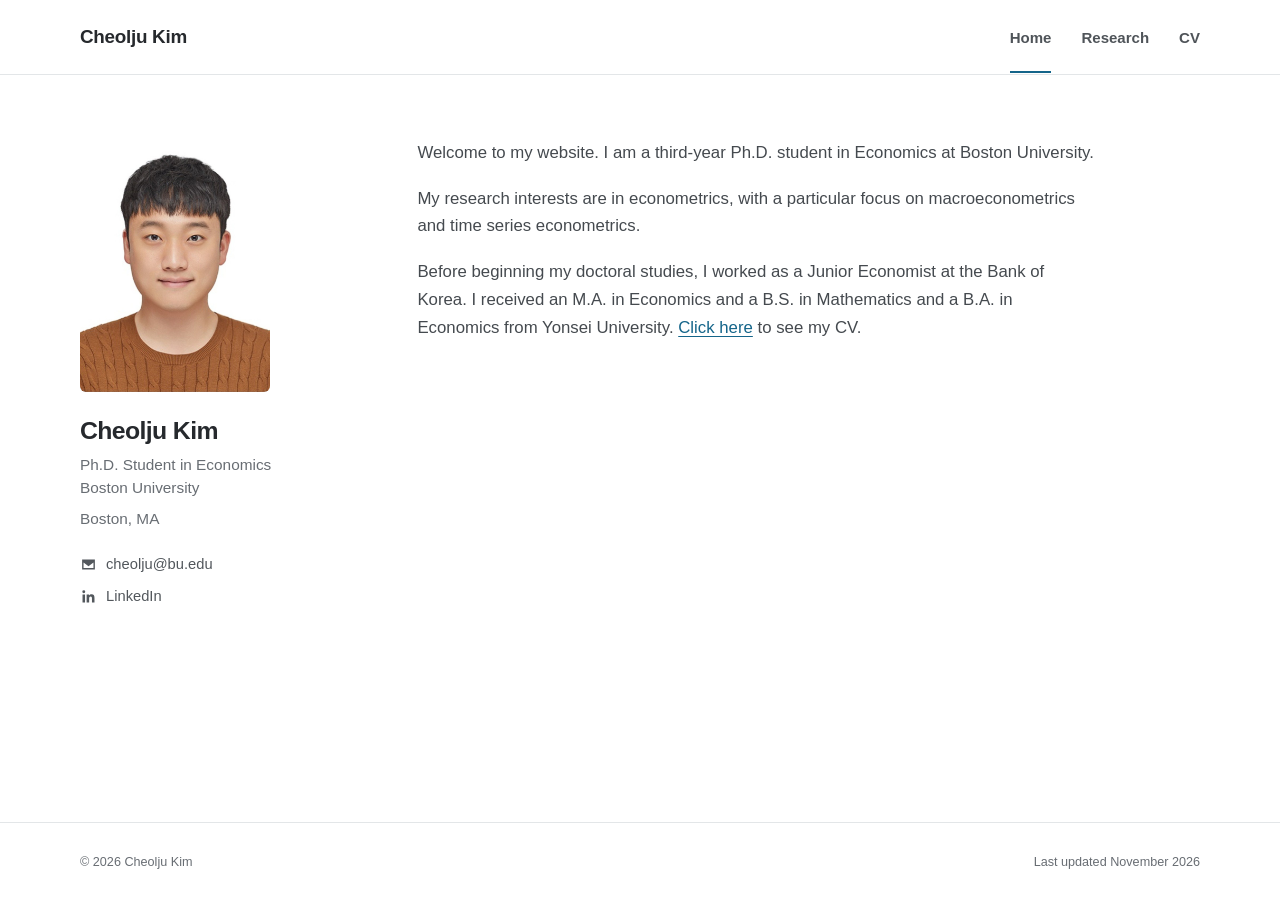
<file: index.html>
<!doctype html>
<html lang="en">
<head>
  <meta charset="utf-8">
  <meta name="viewport" content="width=device-width, initial-scale=1">
  <meta name="description" content="Cheolju Kim is a Ph.D. student in Economics at Boston University, specializing in econometrics, macroeconometrics, and time series econometrics.">
  <meta name="author" content="Cheolju Kim">
  <meta name="google-site-verification" content="-8ZCVHg1q1Hkyyo_pIV8Zsx0eFglfodrstpkVyCHbqM" />
  <meta property="og:title" content="Cheolju Kim | Economics">
  <meta property="og:description" content="Ph.D. student in Economics at Boston University.">
  <meta property="og:type" content="website">
  <meta property="og:url" content="https://cheolju-kim.github.io/">
  <title>Cheolju Kim | Economics</title>
  <link rel="icon" href="assets/favicon.svg" type="image/svg+xml">
  <link rel="stylesheet" href="styles.css">
</head>
<body>
  <header class="site-header">
    <div class="nav-wrap">
      <a class="site-name" href="index.html" aria-label="Cheolju Kim, home">Cheolju Kim</a>
      <nav aria-label="Primary navigation">
        <a class="active" href="index.html" aria-current="page">Home</a>
        <a href="research.html">Research</a>
        <a href="cv.html">CV</a>
      </nav>
    </div>
  </header>

  <main class="page-shell">
    <aside class="profile" aria-label="Profile">
      <div class="portrait-wrap">
        <img class="portrait" src="assets/profile.jpg" alt="Cheolju Kim">
      </div>
      <h1>Cheolju Kim</h1>
      <p class="role">Ph.D. Student in Economics<br>Boston University</p>
      <p class="location">Boston, MA</p>
      <div class="profile-links">
        <a href="mailto:cheolju@bu.edu" aria-label="Email Cheolju Kim" title="cheolju@bu.edu">
          <svg aria-hidden="true" viewBox="0 0 24 24"><path d="M3 5h18v14H3V5Zm9 7.2L5.4 7h13.2L12 12.2ZM5 17h14V9.1l-7 5.5-7-5.5V17Z"/></svg>
          cheolju@bu.edu
        </a>
        <a href="https://www.linkedin.com/in/cheolju-kim-80557224b/" aria-label="Cheolju Kim on LinkedIn" title="LinkedIn">
          <svg aria-hidden="true" viewBox="0 0 24 24"><path d="M20.45 20.45h-3.56v-5.57c0-1.33-.03-3.04-1.85-3.04-1.86 0-2.14 1.45-2.14 2.94v5.67H9.35V9h3.41v1.56h.05c.48-.9 1.64-1.85 3.37-1.85 3.6 0 4.27 2.37 4.27 5.46v6.28ZM5.34 7.43a2.06 2.06 0 1 1 0-4.12 2.06 2.06 0 0 1 0 4.12ZM7.12 20.45H3.56V9h3.56v11.45Z"/></svg>
          LinkedIn
        </a>
      </div>
    </aside>

    <section class="content home-content">
      <p>
        Welcome to my website. I am a third-year Ph.D. student in Economics at Boston University.
      </p>
      <p>
        My research interests are in econometrics, with a particular focus on
        macroeconometrics and time series econometrics.
      </p>
      <p>
        Before beginning my doctoral studies, I worked as a Junior Economist at
        the Bank of Korea. I received an M.A. in Economics and a B.S. in
        Mathematics and a B.A. in Economics from Yonsei University.
        <a href="files/Cheolju_Kim_CV.pdf">Click here</a> to see my CV.
      </p>
    </section>
  </main>

  <footer>
    <div class="footer-wrap">
      <p>&copy; <span id="year">2026</span> Cheolju Kim</p>
      <p>Last updated November 2026</p>
    </div>
  </footer>

  <script>
    document.getElementById('year').textContent = new Date().getFullYear();
  </script>
</body>
</html>
</file>
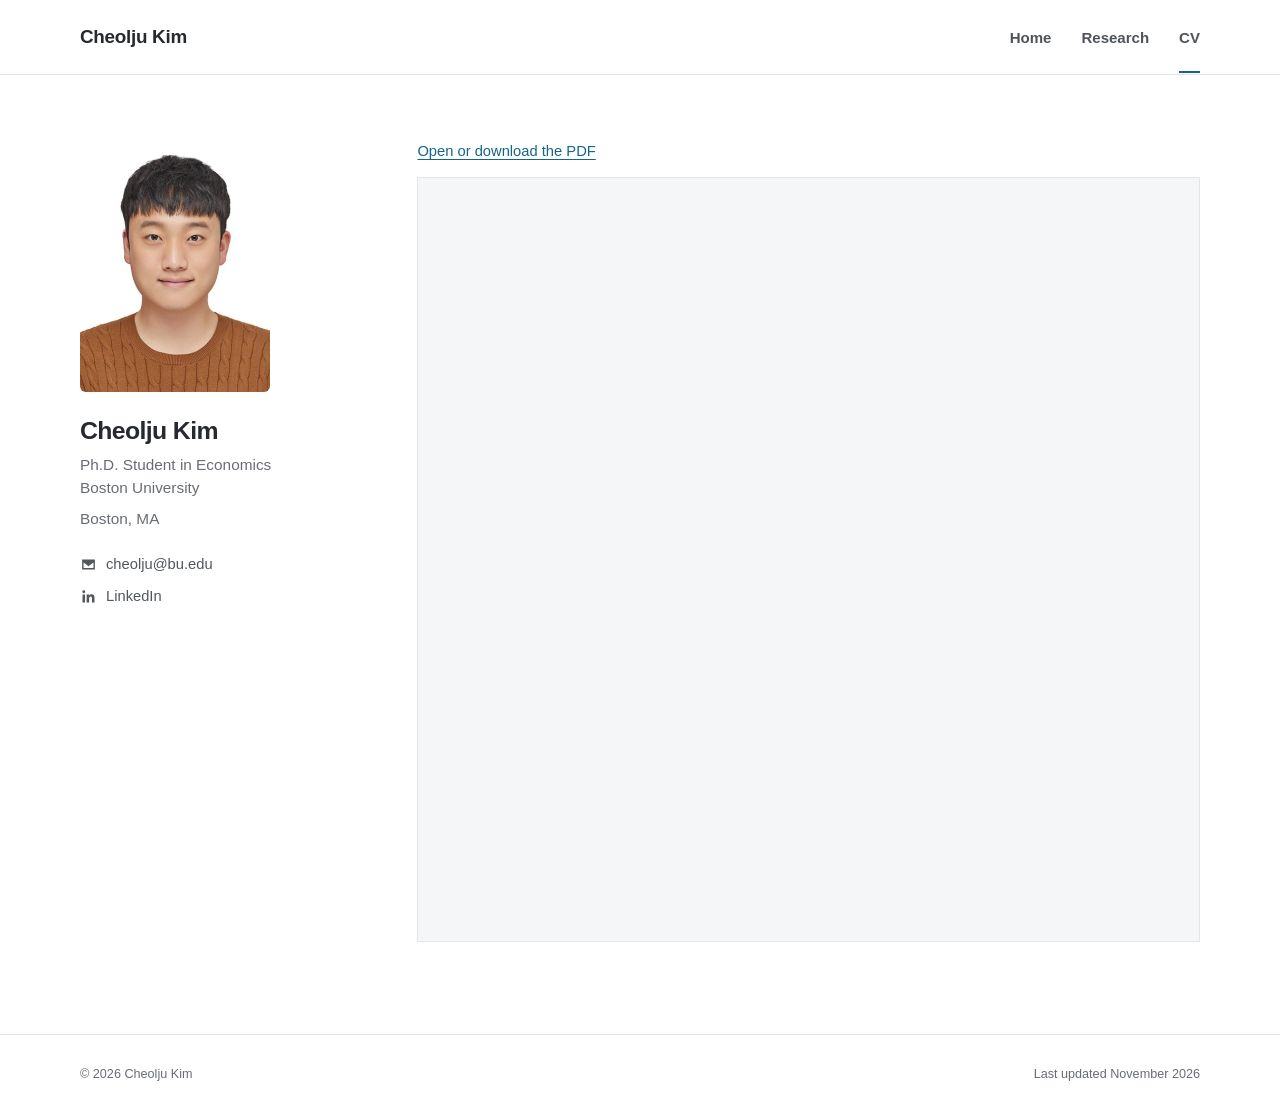
<file: cv.html>
<!doctype html>
<html lang="en">
<head>
  <meta charset="utf-8">
  <meta name="viewport" content="width=device-width, initial-scale=1">
  <meta name="description" content="Curriculum vitae of Cheolju Kim, Ph.D. student in Economics at Boston University.">
  <meta name="author" content="Cheolju Kim">
  <title>CV | Cheolju Kim</title>
  <link rel="icon" href="assets/favicon.svg" type="image/svg+xml">
  <link rel="stylesheet" href="styles.css">
</head>
<body>
  <header class="site-header">
    <div class="nav-wrap">
      <a class="site-name" href="index.html" aria-label="Cheolju Kim, home">Cheolju Kim</a>
      <nav aria-label="Primary navigation">
        <a href="index.html">Home</a>
        <a href="research.html">Research</a>
        <a class="active" href="cv.html" aria-current="page">CV</a>
      </nav>
    </div>
  </header>

  <main class="page-shell">
    <aside class="profile" aria-label="Profile">
      <div class="portrait-wrap">
        <img class="portrait" src="assets/profile.jpg" alt="Cheolju Kim">
      </div>
      <h1>Cheolju Kim</h1>
      <p class="role">Ph.D. Student in Economics<br>Boston University</p>
      <p class="location">Boston, MA</p>
      <div class="profile-links">
        <a href="mailto:cheolju@bu.edu" aria-label="Email Cheolju Kim">
          <svg aria-hidden="true" viewBox="0 0 24 24"><path d="M3 5h18v14H3V5Zm9 7.2L5.4 7h13.2L12 12.2ZM5 17h14V9.1l-7 5.5-7-5.5V17Z"/></svg>
          cheolju@bu.edu
        </a>
        <a href="https://www.linkedin.com/in/cheolju-kim-80557224b/" aria-label="Cheolju Kim on LinkedIn">
          <svg aria-hidden="true" viewBox="0 0 24 24"><path d="M20.45 20.45h-3.56v-5.57c0-1.33-.03-3.04-1.85-3.04-1.86 0-2.14 1.45-2.14 2.94v5.67H9.35V9h3.41v1.56h.05c.48-.9 1.64-1.85 3.37-1.85 3.6 0 4.27 2.37 4.27 5.46v6.28ZM5.34 7.43a2.06 2.06 0 1 1 0-4.12 2.06 2.06 0 0 1 0 4.12ZM7.12 20.45H3.56V9h3.56v11.45Z"/></svg>
          LinkedIn
        </a>
      </div>
    </aside>

    <section class="content cv-content">
      <p class="cv-actions">
        <a href="files/Cheolju_Kim_CV.pdf">Open or download the PDF</a>
      </p>
      <iframe class="cv-frame" src="files/Cheolju_Kim_CV.pdf#view=FitH" title="Curriculum vitae of Cheolju Kim"></iframe>
    </section>
  </main>

  <footer>
    <div class="footer-wrap">
      <p>&copy; <span id="year">2026</span> Cheolju Kim</p>
      <p>Last updated November 2026</p>
    </div>
  </footer>

  <script>
    document.getElementById('year').textContent = new Date().getFullYear();
  </script>
</body>
</html>
</file>
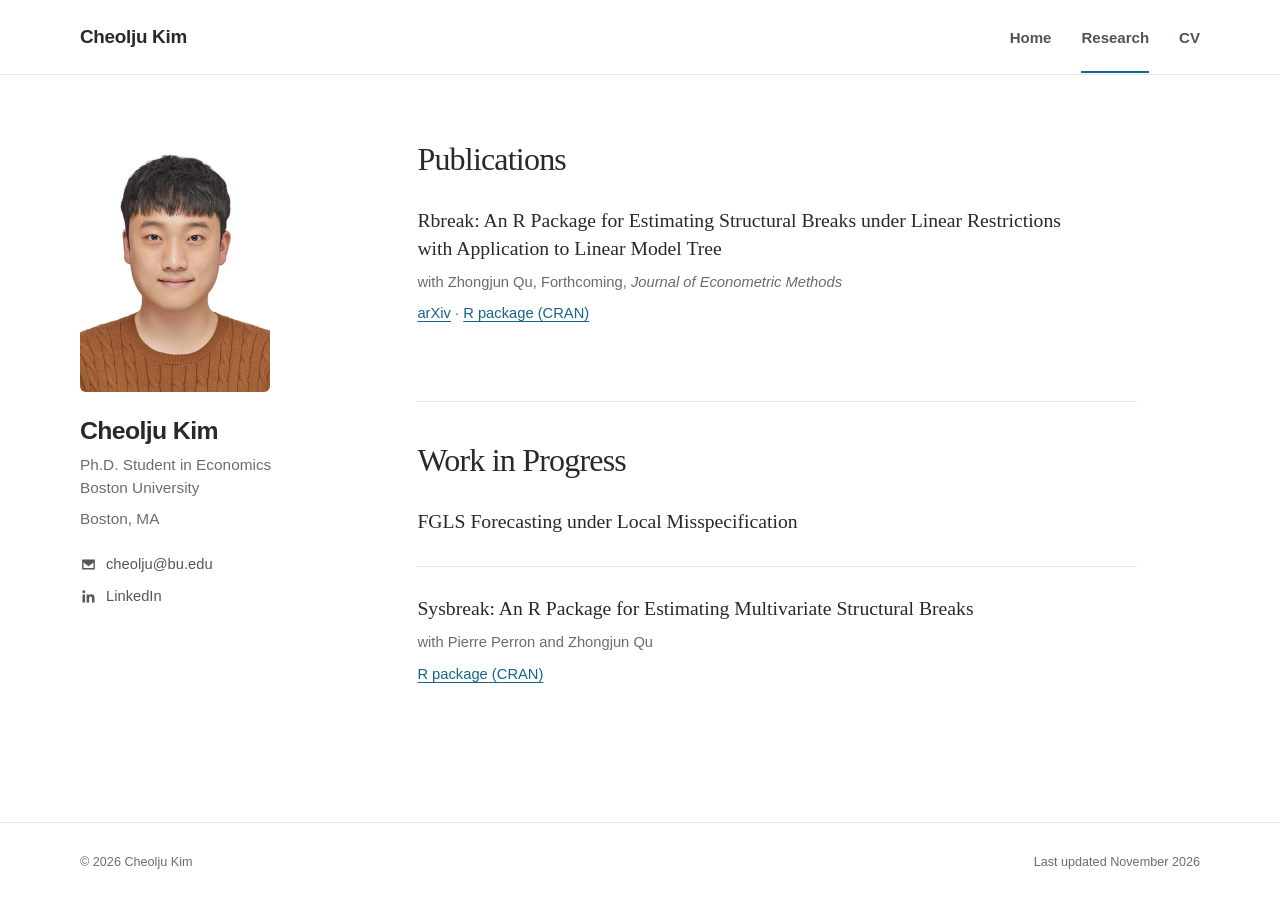
<file: research.html>
<!doctype html>
<html lang="en">
<head>
  <meta charset="utf-8">
  <meta name="viewport" content="width=device-width, initial-scale=1">
  <meta name="description" content="Research by Cheolju Kim in econometrics, macroeconometrics, and time series econometrics.">
  <meta name="author" content="Cheolju Kim">
  <meta name="robots" content="noindex">
  <title>Research | Cheolju Kim</title>
  <link rel="icon" href="assets/favicon.svg" type="image/svg+xml">
  <link rel="stylesheet" href="styles.css">
</head>
<body>
  <header class="site-header">
    <div class="nav-wrap">
      <a class="site-name" href="index.html" aria-label="Cheolju Kim, home">Cheolju Kim</a>
      <nav aria-label="Primary navigation">
        <a href="index.html">Home</a>
        <a class="active" href="research.html" aria-current="page">Research</a>
        <a href="cv.html">CV</a>
      </nav>
    </div>
  </header>

  <main class="page-shell">
    <aside class="profile" aria-label="Profile">
      <div class="portrait-wrap">
        <img class="portrait" src="assets/profile.jpg" alt="Cheolju Kim">
      </div>
      <h1>Cheolju Kim</h1>
      <p class="role">Ph.D. Student in Economics<br>Boston University</p>
      <p class="location">Boston, MA</p>
      <div class="profile-links">
        <a href="mailto:cheolju@bu.edu" aria-label="Email Cheolju Kim" title="cheolju@bu.edu">
          <svg aria-hidden="true" viewBox="0 0 24 24"><path d="M3 5h18v14H3V5Zm9 7.2L5.4 7h13.2L12 12.2ZM5 17h14V9.1l-7 5.5-7-5.5V17Z"/></svg>
          cheolju@bu.edu
        </a>
        <a href="https://www.linkedin.com/in/cheolju-kim-80557224b/" aria-label="Cheolju Kim on LinkedIn" title="LinkedIn">
          <svg aria-hidden="true" viewBox="0 0 24 24"><path d="M20.45 20.45h-3.56v-5.57c0-1.33-.03-3.04-1.85-3.04-1.86 0-2.14 1.45-2.14 2.94v5.67H9.35V9h3.41v1.56h.05c.48-.9 1.64-1.85 3.37-1.85 3.6 0 4.27 2.37 4.27 5.46v6.28ZM5.34 7.43a2.06 2.06 0 1 1 0-4.12 2.06 2.06 0 0 1 0 4.12ZM7.12 20.45H3.56V9h3.56v11.45Z"/></svg>
          LinkedIn
        </a>
      </div>
    </aside>

    <section class="content research-content">
      <h2>Publications</h2>

      <article class="paper">
        <h3>Rbreak: An R Package for Estimating Structural Breaks under Linear Restrictions with Application to Linear Model Tree</h3>
        <p class="coauthors">with Zhongjun Qu, Forthcoming, <em>Journal of Econometric Methods</em></p>
        <p class="paper-note"><a href="https://arxiv.org/abs/2606.12261">arXiv</a> &middot; <a href="https://cran.r-project.org/package=rbreak">R package (CRAN)</a></p>
      </article>

      <div class="rule" aria-hidden="true"></div>

      <h2>Work in Progress</h2>

      <article class="paper">
        <h3>FGLS Forecasting under Local Misspecification</h3>
      </article>

      <article class="paper">
        <h3>Sysbreak: An R Package for Estimating Multivariate Structural Breaks</h3>
        <p class="coauthors">with Pierre Perron and Zhongjun Qu</p>
        <p class="paper-note"><a href="https://cran.r-project.org/package=sysbreak">R package (CRAN)</a></p>
      </article>
    </section>
  </main>

  <footer>
    <div class="footer-wrap">
      <p>&copy; <span id="year">2026</span> Cheolju Kim</p>
      <p>Last updated November 2026</p>
    </div>
  </footer>

  <script>
    document.getElementById('year').textContent = new Date().getFullYear();
  </script>
</body>
</html>
</file>
<file: styles.css>
:root {
  --ink: #26292d;
  --muted: #686d73;
  --line: #e3e6e8;
  --accent: #15658a;
  --accent-dark: #0d4e6d;
  --paper: #ffffff;
  --soft: #f4f6f7;
  --max-width: 1120px;
}

* {
  box-sizing: border-box;
}

html {
  scroll-behavior: smooth;
}

body {
  margin: 0;
  min-width: 0;
  overflow-x: hidden;
  color: var(--ink);
  background: var(--paper);
  font-family: -apple-system, BlinkMacSystemFont, "Segoe UI", Helvetica, Arial, sans-serif;
  font-size: 16px;
  line-height: 1.65;
  -webkit-font-smoothing: antialiased;
}

a {
  color: var(--accent);
  text-decoration-thickness: 1px;
  text-underline-offset: 0.18em;
}

a:hover {
  color: var(--accent-dark);
}

.site-header {
  border-bottom: 1px solid var(--line);
  background: rgba(255, 255, 255, 0.96);
}

.nav-wrap,
.footer-wrap {
  width: calc(100% - 40px);
  max-width: var(--max-width);
  margin: 0 auto;
}

.nav-wrap {
  min-height: 74px;
  display: flex;
  align-items: center;
  justify-content: space-between;
  gap: 24px;
}

.site-name {
  color: var(--ink);
  font-size: 1.18rem;
  font-weight: 700;
  letter-spacing: -0.015em;
  text-decoration: none;
}

nav {
  display: flex;
  align-items: center;
  gap: 30px;
}

nav a {
  position: relative;
  padding: 24px 0 22px;
  color: #4f5459;
  font-size: 0.94rem;
  font-weight: 600;
  text-decoration: none;
}

nav a::after {
  content: "";
  position: absolute;
  right: 0;
  bottom: -1px;
  left: 0;
  height: 2px;
  background: var(--accent);
  transform: scaleX(0);
  transition: transform 160ms ease;
}

nav a:hover::after,
nav a.active::after {
  transform: scaleX(1);
}

.page-shell {
  width: calc(100% - 40px);
  max-width: var(--max-width);
  min-height: calc(100vh - 153px);
  margin: 0 auto;
  padding: 64px 0 92px;
  display: grid;
  grid-template-columns: 235px minmax(0, 1fr);
  gap: clamp(56px, 8vw, 108px);
}

.profile {
  align-self: start;
}

.portrait-wrap {
  width: 190px;
  aspect-ratio: 3 / 4;
  margin-bottom: 24px;
  overflow: hidden;
  border-radius: 6px;
  background: var(--soft);
}

.portrait {
  display: block;
  width: 100%;
  height: 100%;
  object-fit: cover;
}

.profile h1 {
  margin: 0 0 7px;
  font-size: 1.55rem;
  line-height: 1.2;
  letter-spacing: -0.025em;
}

.role,
.location {
  margin: 0;
  color: var(--muted);
  font-size: 0.96rem;
  line-height: 1.5;
}

.location {
  margin-top: 8px;
}

.profile-links {
  margin-top: 22px;
  display: grid;
  gap: 8px;
}

.profile-links a {
  width: fit-content;
  display: inline-flex;
  align-items: center;
  gap: 9px;
  color: #52575c;
  font-size: 0.92rem;
  text-decoration: none;
}

.profile-links a:hover {
  color: var(--accent);
}

.profile-links svg {
  width: 17px;
  height: 17px;
  fill: currentColor;
}

.content {
  width: 100%;
  min-width: 0;
  max-width: 720px;
}

.eyebrow {
  margin: 0 0 10px;
  color: var(--accent);
  font-size: 0.76rem;
  font-weight: 750;
  letter-spacing: 0.16em;
  text-transform: uppercase;
}

.home-content > h2,
.research-content > h2 {
  margin: 0 0 24px;
  font-family: Georgia, "Times New Roman", serif;
  font-weight: 400;
  letter-spacing: -0.025em;
}

.home-content > h2 {
  max-width: 660px;
  font-size: clamp(2rem, 4.1vw, 3.15rem);
  line-height: 1.18;
}

.home-content > p:not(.eyebrow) {
  max-width: 680px;
  margin: 0 0 18px;
  color: #454a4f;
  font-size: 1.05rem;
}

.rule {
  height: 1px;
  margin: 46px 0 38px;
  background: var(--line);
}

.section-heading {
  margin-bottom: 4px;
  display: flex;
  align-items: baseline;
  justify-content: space-between;
  gap: 20px;
  flex-wrap: wrap;
}

.section-heading h3 {
  margin: 0;
  font-family: Georgia, "Times New Roman", serif;
  font-size: 1.6rem;
  font-weight: 400;
}

.text-link {
  flex: none;
  font-size: 0.9rem;
  font-weight: 600;
  text-decoration: none;
}

.paper-preview {
  padding: 24px 0;
  border-bottom: 1px solid var(--line);
}

.paper-preview:last-child {
  border-bottom: 0;
}

.paper-type {
  margin: 0 0 5px;
  color: var(--accent);
  font-size: 0.73rem;
  font-weight: 700;
  letter-spacing: 0.1em;
  text-transform: uppercase;
}

.paper-preview h4,
.paper h3 {
  margin: 0;
  font-family: Georgia, "Times New Roman", serif;
  font-weight: 400;
  line-height: 1.42;
}

.paper-preview h4 {
  font-size: 1.13rem;
}

.coauthors,
.paper-note {
  margin: 7px 0 0;
  color: var(--muted);
  font-size: 0.92rem;
}

.research-content > h2 {
  font-size: 2rem;
  line-height: 1.25;
}

.research-content > h2:not(:first-of-type) {
  margin-top: 0;
}

.paper {
  padding: 4px 0 30px;
}

.paper + .paper {
  padding-top: 28px;
  border-top: 1px solid var(--line);
}

.paper h3 {
  max-width: 680px;
  font-size: 1.23rem;
}

.content.cv-content {
  max-width: none;
}

.cv-actions {
  margin: 0 0 14px;
  font-size: 0.92rem;
}

.cv-frame {
  display: block;
  width: 100%;
  height: 85vh;
  min-height: 600px;
  border: 1px solid var(--line);
  background: var(--soft);
}

footer {
  border-top: 1px solid var(--line);
  color: var(--muted);
  font-size: 0.79rem;
}

.footer-wrap {
  min-height: 78px;
  display: flex;
  align-items: center;
  justify-content: space-between;
  gap: 20px;
}

.footer-wrap p {
  margin: 0;
}

@media (max-width: 760px) {
  .nav-wrap,
  .footer-wrap,
  .page-shell {
    width: calc(100% - 32px);
  }

  .nav-wrap {
    min-height: 64px;
  }

  nav {
    gap: 20px;
  }

  nav a {
    padding: 19px 0 18px;
    font-size: 0.9rem;
  }

  .page-shell {
    min-height: auto;
    padding: 42px 0 64px;
    grid-template-columns: minmax(0, 1fr);
    gap: 48px;
  }

  .profile {
    display: grid;
    grid-template-columns: 112px minmax(0, 1fr);
    column-gap: 20px;
    align-items: center;
  }

  .portrait-wrap {
    width: 112px;
    margin: 0;
    grid-row: 1 / span 4;
  }

  .profile h1 {
    font-size: 1.35rem;
  }

  .profile-links {
    margin-top: 10px;
    display: flex;
    flex-wrap: wrap;
    gap: 7px 16px;
  }

  .home-content > h2 {
    font-size: clamp(1.85rem, 9vw, 2.6rem);
  }

  .rule {
    margin: 38px 0 32px;
  }
}

@media (max-width: 460px) {
  .site-name {
    font-size: 1.04rem;
  }

  nav {
    gap: 16px;
  }

  .profile {
    grid-template-columns: 88px minmax(0, 1fr);
    column-gap: 16px;
  }

  .portrait-wrap {
    width: 88px;
  }

  .profile-links {
    grid-column: 1 / -1;
    margin-top: 18px;
  }

  .section-heading {
    align-items: flex-start;
    flex-direction: column;
    gap: 5px;
  }

  .footer-wrap {
    padding: 18px 0;
    align-items: flex-start;
    flex-direction: column;
    justify-content: center;
    gap: 2px;
  }
}

@media (prefers-reduced-motion: reduce) {
  html {
    scroll-behavior: auto;
  }

  nav a::after {
    transition: none;
  }
}
</file>
